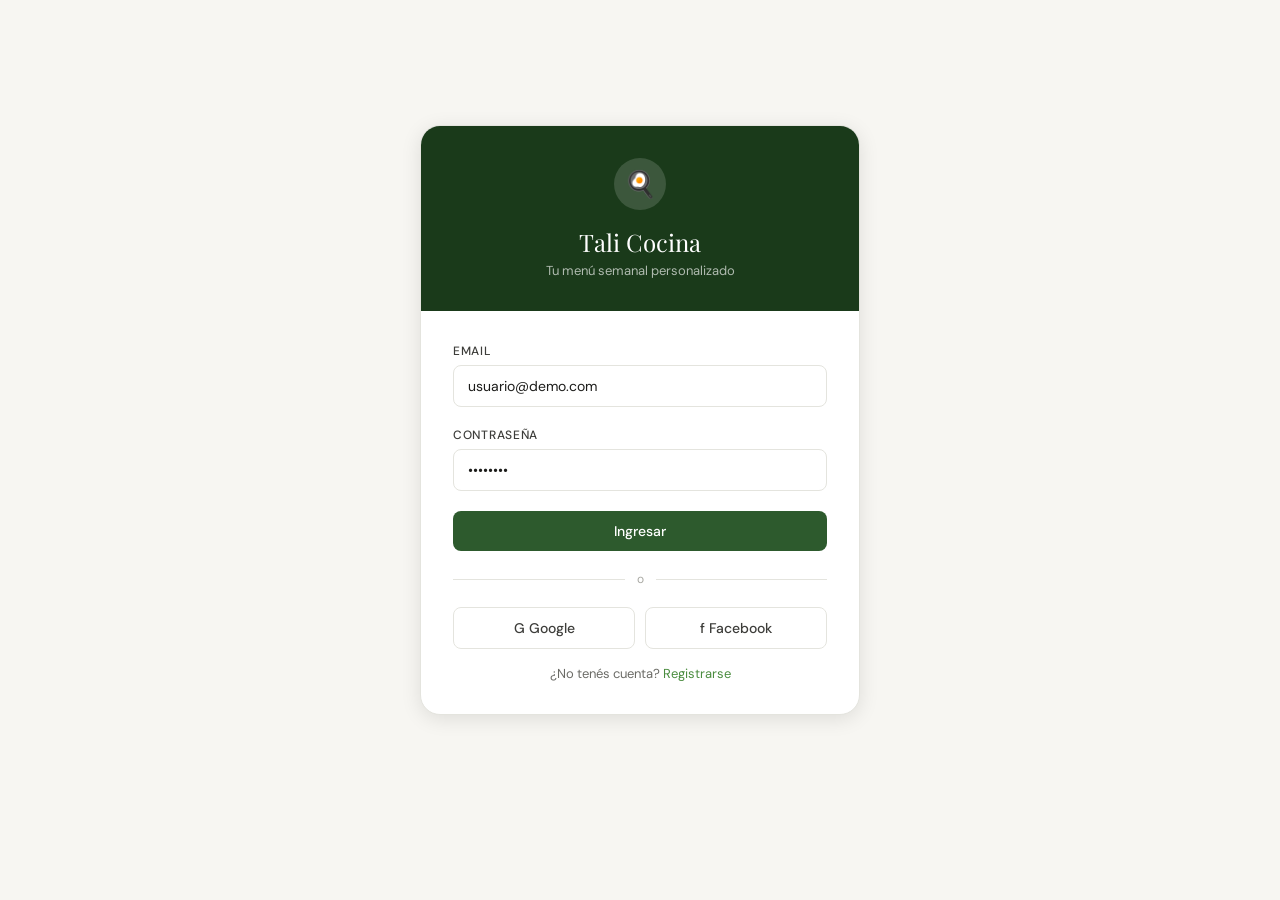
<file: index-usuario.html>
<!DOCTYPE html>
<html lang="es">
<head>
<meta charset="UTF-8">
<meta name="viewport" content="width=device-width, initial-scale=1.0">
<title>Tali Cocina · App</title>
<link href="https://fonts.googleapis.com/css2?family=Playfair+Display:ital,wght@0,400;0,700;1,400&family=DM+Sans:wght@300;400;500&display=swap" rel="stylesheet">
<style>
*{box-sizing:border-box;margin:0;padding:0}
:root{
  --g1:#1a3a1a;--g2:#2d5a2d;--g3:#4a8c3f;--g4:#7ec870;--g5:#d4edcc;--g6:#f0f9ec;
  --ink:#1c1c1a;--ink2:#3d3d3a;--ink3:#6b6b66;--ink4:#a8a8a2;
  --line:#e4e4de;--bg:#f7f6f2;--white:#fff;
  --amber:#c47d0e;--amber2:#fef3dc;
  --blue:#1565c0;--blue2:#e3f2fd;
  --red:#c62828;--red2:#ffebee;
  --r:14px;--rs:8px;--rx:5px;
  --sh:0 1px 8px rgba(0,0,0,.06);--sh2:0 4px 20px rgba(0,0,0,.1);
}
body{font-family:'DM Sans',sans-serif;background:var(--bg);color:var(--ink);min-height:100vh;font-size:15px}
h1,h2,h3,.serif{font-family:'Playfair Display',serif}
a{color:var(--g3);text-decoration:none}
a:hover{text-decoration:underline}

/* ── LAYOUT ── */
.page{max-width:960px;margin:0 auto;padding:2rem 1.5rem 4rem}
.page-narrow{max-width:520px;margin:0 auto;padding:2rem 1.5rem 4rem}

/* ── TOP NAV ── */
.topnav{background:var(--g1);position:sticky;top:0;z-index:50}
.topnav-inner{max-width:960px;margin:0 auto;padding:.75rem 1.5rem;display:flex;align-items:center;justify-content:space-between}
.nav-brand{display:flex;align-items:center;gap:10px}
.nav-brand-icon{width:36px;height:36px;border-radius:50%;background:var(--white);display:flex;align-items:center;justify-content:center;font-size:18px}
.nav-brand-name{font-family:'Playfair Display',serif;color:var(--white);font-size:18px;font-weight:700}
.nav-brand-sub{font-size:11px;color:rgba(255,255,255,.6)}
.nav-links{display:flex;align-items:center;gap:6px}
.nav-link{font-size:13px;color:rgba(255,255,255,.75);padding:5px 12px;border-radius:20px;cursor:pointer;transition:all .15s;border:1px solid transparent}
.nav-link:hover{color:white;background:rgba(255,255,255,.1)}
.nav-link.active{color:white;background:rgba(255,255,255,.15);border-color:rgba(255,255,255,.2)}
.nav-user{display:flex;align-items:center;gap:8px}
.nav-avatar{width:32px;height:32px;border-radius:50%;background:var(--g4);display:flex;align-items:center;justify-content:center;font-size:13px;font-weight:500;color:var(--g1);cursor:pointer}
.nav-plan-badge{font-size:11px;background:var(--g4);color:var(--g1);padding:3px 8px;border-radius:12px;font-weight:500}

/* ── SCREENS ── */
.screen{display:none}
.screen.on{display:block;animation:fadeUp .25s ease}
@keyframes fadeUp{from{opacity:0;transform:translateY(8px)}to{opacity:1;transform:translateY(0)}}

/* ── CARDS ── */
.card{background:var(--white);border-radius:var(--r);border:1px solid var(--line);padding:1.5rem;margin-bottom:1rem}
.card-sm{background:var(--white);border-radius:var(--rs);border:1px solid var(--line);padding:1rem;margin-bottom:.75rem}

/* ── FORMS ── */
.form-group{margin-bottom:1.25rem}
.form-label{font-size:12px;font-weight:500;color:var(--ink2);text-transform:uppercase;letter-spacing:.06em;margin-bottom:6px;display:block}
.form-input{width:100%;padding:11px 14px;border:1.5px solid var(--line);border-radius:var(--rs);font-size:14px;font-family:'DM Sans',sans-serif;color:var(--ink);background:var(--white);transition:border-color .15s;outline:none}
.form-input:focus{border-color:var(--g3)}
.form-input::placeholder{color:var(--ink4)}
.form-input.error{border-color:var(--red)}
.form-hint{font-size:12px;color:var(--ink3);margin-top:4px}
.form-error{font-size:12px;color:var(--red);margin-top:4px;display:none}
.form-error.show{display:block}
.form-row{display:grid;grid-template-columns:1fr 1fr;gap:12px}

/* ── BUTTONS ── */
.btn{display:inline-flex;align-items:center;justify-content:center;gap:8px;padding:11px 24px;border-radius:var(--rs);font-size:14px;font-weight:500;font-family:'DM Sans',sans-serif;cursor:pointer;transition:all .15s;border:none}
.btn-primary{background:var(--g2);color:var(--white)}
.btn-primary:hover{background:var(--g1)}
.btn-primary:disabled{background:var(--ink4);cursor:not-allowed}
.btn-outline{background:transparent;color:var(--ink2);border:1.5px solid var(--line)}
.btn-outline:hover{background:var(--bg);border-color:var(--ink4)}
.btn-full{width:100%}
.btn-danger{background:var(--red);color:white}
.btn-sm{padding:7px 14px;font-size:13px}

/* ── DIVIDER ── */
.divider{height:1px;background:var(--line);margin:1.5rem 0}
.divider-text{display:flex;align-items:center;gap:12px;margin:1.25rem 0}
.divider-text::before,.divider-text::after{content:'';flex:1;height:1px;background:var(--line)}
.divider-text span{font-size:12px;color:var(--ink4)}

/* ── BADGES / CHIPS ── */
.badge{display:inline-block;font-size:11px;padding:3px 8px;border-radius:12px;font-weight:500}
.badge-green{background:var(--g5);color:var(--g2)}
.badge-amber{background:var(--amber2);color:var(--amber)}
.badge-blue{background:var(--blue2);color:var(--blue)}
.badge-red{background:var(--red2);color:var(--red)}
.chip{display:inline-flex;align-items:center;padding:5px 12px;border-radius:20px;font-size:13px;border:1.5px solid var(--line);cursor:pointer;color:var(--ink2);transition:all .15s}
.chip.on{background:var(--g5);color:var(--g2);border-color:var(--g4)}
.chip.red.on{background:var(--red2);color:var(--red);border-color:#ef9a9a}

/* ── AUTH SCREENS ── */
.auth-wrap{min-height:calc(100vh - 60px);display:flex;align-items:center;justify-content:center;padding:2rem}
.auth-card{width:100%;max-width:440px;background:var(--white);border-radius:20px;border:1px solid var(--line);overflow:hidden;box-shadow:var(--sh2)}
.auth-hero{background:var(--g1);padding:2rem;text-align:center}
.auth-logo{width:52px;height:52px;border-radius:50%;background:rgba(255,255,255,.15);margin:0 auto 1rem;display:flex;align-items:center;justify-content:center;font-size:26px}
.auth-title{font-family:'Playfair Display',serif;font-size:24px;color:white;margin-bottom:4px}
.auth-sub{font-size:13px;color:rgba(255,255,255,.65)}
.auth-body{padding:2rem}
.auth-footer{text-align:center;margin-top:1rem;font-size:13px;color:var(--ink3)}

/* ── STEP INDICATOR ── */
.steps{display:flex;justify-content:center;gap:8px;margin-bottom:1.5rem}
.step-dot{width:8px;height:8px;border-radius:50%;background:var(--line);transition:all .3s}
.step-dot.on{background:var(--g3);width:24px;border-radius:4px}
.step-dot.done{background:var(--g4)}

/* ── CREDIT CARD VISUAL ── */
.cc-visual{background:linear-gradient(135deg,#1a3a1a 0%,#2d5a2d 60%,#4a8c3f 100%);border-radius:16px;padding:1.5rem;color:white;margin-bottom:1.5rem;position:relative;overflow:hidden;aspect-ratio:1.586}
.cc-visual::before{content:'';position:absolute;top:-40px;right:-40px;width:160px;height:160px;border-radius:50%;background:rgba(255,255,255,.05)}
.cc-visual::after{content:'';position:absolute;bottom:-60px;left:-20px;width:200px;height:200px;border-radius:50%;background:rgba(255,255,255,.04)}
.cc-chip{width:36px;height:26px;border-radius:4px;background:rgba(255,215,0,.7);margin-bottom:1.25rem;position:relative;z-index:1}
.cc-number{font-size:17px;letter-spacing:.18em;font-weight:300;margin-bottom:1rem;position:relative;z-index:1;font-family:'DM Sans',monospace}
.cc-bottom{display:flex;justify-content:space-between;align-items:flex-end;position:relative;z-index:1}
.cc-label{font-size:9px;opacity:.65;text-transform:uppercase;letter-spacing:.1em;margin-bottom:3px}
.cc-value{font-size:13px;font-weight:400}
.cc-brand{font-size:22px;opacity:.9}

/* ── PLAN CARDS ── */
.plan-grid{display:grid;grid-template-columns:1fr 1fr;gap:12px;margin-bottom:1.25rem}
.plan-card{border:1.5px solid var(--line);border-radius:var(--r);padding:1.25rem;cursor:pointer;transition:all .2s;position:relative}
.plan-card:hover{border-color:var(--g4)}
.plan-card.selected{border-color:var(--g3);background:var(--g6)}
.plan-card.selected::after{content:'✓';position:absolute;top:10px;right:12px;width:20px;height:20px;border-radius:50%;background:var(--g3);color:white;font-size:11px;display:flex;align-items:center;justify-content:center;font-weight:700}
.plan-popular{font-size:11px;background:var(--g3);color:white;padding:2px 8px;border-radius:10px;display:inline-block;margin-bottom:.5rem;font-weight:500}
.plan-name{font-size:15px;font-weight:500;color:var(--ink);margin-bottom:.25rem}
.plan-price{font-family:'Playfair Display',serif;font-size:28px;font-weight:700;color:var(--g2);line-height:1}
.plan-per{font-size:12px;color:var(--ink3)}
.plan-features{margin-top:.75rem;display:flex;flex-direction:column;gap:5px}
.plan-feat{font-size:12px;color:var(--ink2);display:flex;align-items:center;gap:6px}
.plan-feat::before{content:'';width:6px;height:6px;border-radius:50%;background:var(--g3);flex-shrink:0}
.mp-strip{background:var(--bg);border-radius:var(--rs);padding:.75rem;display:flex;align-items:center;justify-content:center;gap:8px;border:1px solid var(--line)}
.mp-logo{font-size:14px;font-weight:700;color:#00b1ea;letter-spacing:-.3px}

/* ── WEEK PLANNER ── */
.week-header{display:flex;align-items:center;justify-content:space-between;margin-bottom:1rem}
.week-title{font-family:'Playfair Display',serif;font-size:24px;font-weight:700}
.week-stats{display:flex;gap:8px}
.stat-pill{background:var(--white);border:1px solid var(--line);border-radius:20px;padding:5px 14px;font-size:13px;color:var(--ink2)}
.stat-pill strong{color:var(--g2);font-weight:500}

.cal-toggle-row{display:flex;align-items:center;gap:10px;margin-bottom:1rem}
.toggle{position:relative;width:40px;height:22px;cursor:pointer}
.toggle input{opacity:0;width:0;height:0;position:absolute}
.toggle-track{position:absolute;inset:0;background:var(--line);border-radius:22px;transition:.2s}
.toggle-thumb{position:absolute;height:16px;width:16px;left:3px;top:3px;background:white;border-radius:50%;transition:.2s;box-shadow:0 1px 3px rgba(0,0,0,.2)}
.toggle input:checked~.toggle-track{background:var(--g3)}
.toggle input:checked~.toggle-thumb{transform:translateX(18px)}

.day-block{background:var(--white);border-radius:var(--r);border:1px solid var(--line);overflow:hidden;margin-bottom:.75rem;transition:box-shadow .15s}
.day-block:hover{box-shadow:var(--sh)}
.day-head{background:var(--g6);padding:.6rem 1.25rem;display:flex;align-items:center;justify-content:space-between;border-bottom:1px solid var(--g5)}
.day-name{font-size:14px;font-weight:500;color:var(--g1)}
.day-kcal{font-size:12px;color:var(--g3);font-weight:500}
.meal-row{display:flex;align-items:center;padding:.75rem 1.25rem;gap:12px;border-bottom:1px solid var(--line);cursor:pointer;transition:background .12s}
.meal-row:last-child{border-bottom:none}
.meal-row:hover{background:var(--bg)}
.meal-type{font-size:11px;font-weight:500;color:var(--ink4);width:72px;flex-shrink:0;text-transform:uppercase;letter-spacing:.04em}
.meal-thumb{width:44px;height:44px;border-radius:10px;object-fit:cover;background:var(--g5);flex-shrink:0}
.meal-ph{width:44px;height:44px;border-radius:10px;background:var(--g5);display:flex;align-items:center;justify-content:center;font-size:20px;flex-shrink:0}
.meal-info{flex:1;min-width:0}
.meal-name{font-size:14px;font-weight:500;color:var(--ink);white-space:nowrap;overflow:hidden;text-overflow:ellipsis}
.meal-kcal-txt{font-size:12px;color:var(--ink3);margin-top:2px}
.meal-empty{font-size:14px;color:var(--ink4);font-style:italic;flex:1}
.meal-actions{display:flex;gap:6px;flex-shrink:0}
.meal-btn{width:30px;height:30px;border-radius:8px;border:none;cursor:pointer;display:flex;align-items:center;justify-content:center;font-size:14px;transition:opacity .15s}
.meal-btn:hover{opacity:.75}
.meal-btn-add{background:var(--g5);color:var(--g2);font-size:20px;border-radius:50%}
.meal-btn-del{background:var(--red2);color:var(--red)}
.meal-btn-eye{background:var(--blue2);color:var(--blue)}

/* ── COMPRAS ── */
.buy-hero{background:var(--g1);border-radius:var(--r);padding:1.5rem 2rem;margin-bottom:1.25rem;display:flex;align-items:center;justify-content:space-between}
.buy-hero-title{font-family:'Playfair Display',serif;font-size:22px;color:white;margin-bottom:4px}
.buy-hero-sub{font-size:13px;color:rgba(255,255,255,.65)}
.buy-count{font-family:'Playfair Display',serif;font-size:52px;font-weight:700;color:rgba(255,255,255,.8);line-height:1}
.ingr-list{background:var(--white);border-radius:var(--r);border:1px solid var(--line);overflow:hidden}
.ingr-cat-header{background:var(--bg);padding:.5rem 1.25rem;font-size:11px;font-weight:500;color:var(--ink3);text-transform:uppercase;letter-spacing:.07em;border-bottom:1px solid var(--line)}
.ingr-item{display:flex;align-items:center;padding:.65rem 1.25rem;gap:12px;border-bottom:1px solid var(--line)}
.ingr-item:last-child{border-bottom:none}
.ingr-chk{width:20px;height:20px;border-radius:6px;border:2px solid var(--line);cursor:pointer;flex-shrink:0;display:flex;align-items:center;justify-content:center;transition:all .15s}
.ingr-chk.done{background:var(--g3);border-color:var(--g3)}
.ingr-chk.done::after{content:'✓';color:white;font-size:11px;font-weight:700}
.ingr-name{font-size:14px;flex:1;color:var(--ink)}
.ingr-name.done{text-decoration:line-through;color:var(--ink4)}
.ingr-qty{font-size:13px;color:var(--ink3);font-weight:500;white-space:nowrap}

/* ── PROMOS ── */
.promo-hero{background:linear-gradient(135deg,#0d2b7a,#1565c0);border-radius:var(--r);padding:1.5rem 2rem;margin-bottom:1.25rem;color:white}
.promo-hero-title{font-family:'Playfair Display',serif;font-size:22px;color:white;margin-bottom:4px}
.promo-hero-sub{font-size:13px;color:rgba(255,255,255,.7)}
.bank-filter-row{display:flex;gap:8px;overflow-x:auto;padding-bottom:4px;margin-bottom:1rem;scrollbar-width:none}
.bank-filter-row::-webkit-scrollbar{display:none}
.bchip{padding:6px 14px;border-radius:20px;font-size:13px;white-space:nowrap;cursor:pointer;border:1.5px solid var(--line);color:var(--ink2);background:var(--white);transition:all .15s;font-weight:500}
.bchip.on{border-color:#1976d2;background:var(--blue2);color:var(--blue)}
.super-card{background:var(--white);border-radius:var(--r);border:1px solid var(--line);overflow:hidden;margin-bottom:.75rem}
.super-head{display:flex;align-items:center;gap:12px;padding:1rem 1.25rem;border-bottom:1px solid var(--line)}
.store-logo{width:44px;height:44px;border-radius:10px;display:flex;align-items:center;justify-content:center;font-size:12px;font-weight:800;color:white;flex-shrink:0}
.store-nm{font-size:15px;font-weight:500;color:var(--ink)}
.store-addr{font-size:12px;color:var(--ink3)}
.promo-item{display:flex;align-items:center;padding:.7rem 1.25rem;gap:10px;border-bottom:1px solid var(--line)}
.promo-item:last-child{border-bottom:none}
.promo-bank{font-size:11px;font-weight:500;background:var(--blue2);color:var(--blue);padding:3px 8px;border-radius:6px;white-space:nowrap;flex-shrink:0}
.promo-txt{font-size:13px;flex:1;color:var(--ink)}
.promo-detail{font-size:12px;color:var(--ink3);margin-top:1px}
.promo-disc{font-size:14px;font-weight:700;color:var(--red);white-space:nowrap;flex-shrink:0}
.promo-days{font-size:11px;color:var(--ink3)}

/* ── PERFIL ── */
.profile-hero{background:var(--g1);border-radius:var(--r);padding:1.5rem 2rem;margin-bottom:1.25rem;display:flex;align-items:center;gap:16px}
.profile-avatar-big{width:64px;height:64px;border-radius:50%;background:var(--g4);display:flex;align-items:center;justify-content:center;font-size:28px;border:3px solid rgba(255,255,255,.2);flex-shrink:0}
.profile-hero-name{font-family:'Playfair Display',serif;font-size:22px;color:white;margin-bottom:4px}
.profile-hero-city{font-size:13px;color:rgba(255,255,255,.7);display:flex;align-items:center;gap:5px}
.profile-pct{margin-top:6px}
.profile-pct-bar{background:rgba(255,255,255,.2);border-radius:4px;height:4px;width:120px}
.profile-pct-fill{background:#7ec870;border-radius:4px;height:4px;transition:width .5s}
.profile-pct-txt{font-size:11px;color:rgba(255,255,255,.6);margin-top:3px}
.subs-status{display:flex;align-items:center;justify-content:space-between;background:var(--bg);border-radius:var(--rs);padding:.75rem 1rem;border:1px solid var(--line);margin-bottom:.75rem}
.subs-status-left{display:flex;align-items:center;gap:8px}
.subs-dot{width:8px;height:8px;border-radius:50%;background:var(--g3);flex-shrink:0;animation:pulse 2s infinite}
@keyframes pulse{0%,100%{opacity:1}50%{opacity:.4}}
.subs-label{font-size:14px;font-weight:500;color:var(--ink)}
.subs-sub{font-size:12px;color:var(--ink3);margin-top:1px}
.chips-row{display:flex;flex-wrap:wrap;gap:8px;margin-top:.5rem}

/* ── MODAL ── */
.modal-overlay{position:fixed;inset:0;background:rgba(0,0,0,.45);z-index:200;display:none;align-items:flex-end;justify-content:center;padding:0}
.modal-overlay.on{display:flex;animation:ovIn .2s}
@keyframes ovIn{from{opacity:0}to{opacity:1}}
.modal-sheet{background:var(--white);border-radius:20px 20px 0 0;width:100%;max-width:600px;max-height:85vh;overflow-y:auto;padding:1.5rem;animation:sheetUp .25s ease}
@keyframes sheetUp{from{transform:translateY(100%)}to{transform:translateY(0)}}
.modal-handle{width:44px;height:4px;background:var(--line);border-radius:2px;margin:0 auto 1.25rem}
.modal-title{font-family:'Playfair Display',serif;font-size:22px;font-weight:700;margin-bottom:1.25rem}
.pick-grid{display:grid;grid-template-columns:repeat(auto-fill,minmax(160px,1fr));gap:10px;margin-bottom:1rem}
.pick-card{border:2px solid var(--line);border-radius:var(--rs);overflow:hidden;cursor:pointer;transition:all .15s}
.pick-card:hover{border-color:var(--g3)}
.pick-card.on{border-color:var(--g2);background:var(--g6)}
.pick-thumb{width:100%;height:90px;object-fit:cover;background:var(--g5)}
.pick-ph{width:100%;height:90px;background:var(--g5);display:flex;align-items:center;justify-content:center;font-size:32px}
.pick-name{font-size:13px;font-weight:500;padding:7px 9px;color:var(--ink);line-height:1.3}
.pick-kcal{font-size:12px;color:var(--ink3);padding:0 9px 7px}

/* Detail modal */
.detail-img{width:100%;height:200px;object-fit:cover;border-radius:var(--rs);margin-bottom:1rem;background:var(--g5);display:block}
.detail-ph{width:100%;height:180px;background:var(--g5);border-radius:var(--rs);display:flex;align-items:center;justify-content:center;font-size:56px;margin-bottom:1rem}
.step-item{display:flex;gap:12px;margin-bottom:1rem}
.step-num{width:28px;height:28px;border-radius:50%;background:var(--g1);color:white;display:flex;align-items:center;justify-content:center;font-size:12px;font-weight:500;flex-shrink:0;margin-top:1px}
.step-txt{font-size:14px;color:var(--ink2);line-height:1.6;flex:1}
.yt-btn{display:flex;align-items:center;justify-content:center;gap:8px;background:#ff0000;color:white;border-radius:var(--rs);padding:10px 20px;font-size:14px;font-weight:500;text-decoration:none;margin-bottom:1rem;cursor:pointer}

/* ── TOAST ── */
.toast{position:fixed;bottom:24px;left:50%;transform:translateX(-50%) translateY(10px);background:var(--ink);color:white;padding:12px 24px;border-radius:24px;font-size:13px;font-weight:500;z-index:999;opacity:0;pointer-events:none;transition:all .3s;white-space:nowrap}
.toast.on{opacity:1;transform:translateX(-50%) translateY(0)}

/* ── EMPTY STATE ── */
.empty{text-align:center;padding:3rem 1rem}
.empty-icon{font-size:52px;margin-bottom:.75rem}
.empty-txt{font-size:16px;color:var(--ink3);line-height:1.6}

/* ── SECTION HEADER ── */
.sec-header{display:flex;align-items:center;justify-content:space-between;margin-bottom:1.25rem}
.sec-title{font-family:'Playfair Display',serif;font-size:22px;font-weight:700}
.sec-sub{font-size:13px;color:var(--ink3);margin-top:2px}

/* LOADING SPINNER */
.spinner{width:20px;height:20px;border:2px solid rgba(255,255,255,.3);border-top-color:white;border-radius:50%;animation:spin .7s linear infinite;display:inline-block}
@keyframes spin{to{transform:rotate(360deg)}}

/* ── WHATSAPP NOTIF PREVIEW ── */
.wa-phone{background:#e5ddd5;border-radius:16px;overflow:hidden;max-width:340px;margin:0 auto}
.wa-header{background:#075e54;padding:.75rem 1rem;display:flex;align-items:center;gap:10px}
.wa-avatar{width:36px;height:36px;border-radius:50%;background:#25d366;display:flex;align-items:center;justify-content:center;font-size:16px}
.wa-name{font-size:14px;font-weight:500;color:white}
.wa-status{font-size:11px;color:rgba(255,255,255,.7)}
.wa-body{padding:1rem}
.wa-bubble{background:white;border-radius:0 12px 12px 12px;padding:.75rem 1rem;font-size:13px;line-height:1.6;color:#111;max-width:280px;box-shadow:0 1px 2px rgba(0,0,0,.1)}
.wa-bubble strong{color:#075e54}
.wa-time{font-size:10px;color:#999;text-align:right;margin-top:4px}
.wa-tick{font-size:11px;color:#34b7f1}

/* ══════════════════════════════════════
   RESPONSIVE — TABLET (≤768px)
══════════════════════════════════════ */
@media(max-width:768px){
  .page{padding:1.25rem 1rem 5rem}
  .topnav-inner{padding:.6rem 1rem;gap:8px}
  .nav-brand-sub{display:none}
  .nav-plan-badge{display:none}
  .nav-links{gap:2px}
  .nav-link{font-size:12px;padding:5px 9px}

  /* Auth */
  .auth-wrap{padding:1rem;align-items:flex-start;padding-top:1.5rem}
  .auth-card{border-radius:16px}
  .auth-hero{padding:1.5rem 1.5rem 1rem}
  .auth-title{font-size:20px}
  .auth-body{padding:1.25rem}

  /* Plan cards — stack on tablet */
  .plan-grid{grid-template-columns:1fr}

  /* Week */
  .week-header{flex-direction:column;align-items:flex-start;gap:.5rem}
  .week-stats{flex-wrap:wrap;gap:6px}
  .meal-row{padding:.6rem 1rem;gap:8px}
  .meal-type{width:58px;font-size:10px}
  .meal-thumb,.meal-ph{width:38px;height:38px}
  .meal-name{font-size:13px}

  /* Compras */
  .buy-hero{padding:1.1rem 1.25rem}
  .buy-hero-title{font-size:18px}
  .buy-count{font-size:42px}

  /* Promos */
  .promo-hero{padding:1.1rem 1.25rem}
  .promo-hero-title{font-size:18px}
  .promo-item{flex-wrap:wrap;gap:6px}

  /* Perfil */
  .profile-hero{padding:1.1rem 1.25rem;gap:12px}
  .profile-avatar-big{width:52px;height:52px;font-size:22px}
  .profile-hero-name{font-size:18px}

  /* Modal */
  .pick-grid{grid-template-columns:1fr 1fr}
}

/* ══════════════════════════════════════
   RESPONSIVE — MOBILE (≤480px)
══════════════════════════════════════ */
@media(max-width:480px){
  body{font-size:14px}
  .page{padding:1rem .875rem 5rem}

  /* Nav — icono + avatar solo, links abajo */
  .topnav-inner{flex-wrap:wrap;padding:.6rem .875rem;gap:0}
  .nav-brand{flex:1}
  .nav-brand-name{font-size:16px}
  .nav-links{order:3;width:100%;justify-content:space-around;background:rgba(0,0,0,.15);margin:.4rem -.875rem 0;padding:.4rem .875rem;border-top:1px solid rgba(255,255,255,.08)}
  .nav-link{font-size:11px;padding:4px 8px;border-radius:14px}
  .nav-user{gap:6px}

  /* Auth */
  .auth-wrap{padding:.75rem;padding-top:1rem}
  .auth-card{border-radius:12px}
  .auth-hero{padding:1.25rem 1rem .75rem}
  .auth-logo{width:44px;height:44px;font-size:22px}
  .auth-title{font-size:18px}
  .auth-body{padding:1rem}
  .form-row{grid-template-columns:1fr}
  .form-group{margin-bottom:1rem}

  /* CC card */
  .cc-visual{padding:1.25rem}
  .cc-number{font-size:15px;letter-spacing:.12em}
  .cc-value{font-size:12px}

  /* Steps */
  .steps{gap:6px}

  /* Plan */
  .plan-grid{grid-template-columns:1fr}
  .plan-price{font-size:24px}

  /* Week */
  .week-header{gap:.35rem}
  .week-title{font-size:20px}
  .stat-pill{font-size:12px;padding:4px 10px}
  .day-head{padding:.5rem .875rem}
  .day-name{font-size:13px}
  .meal-row{padding:.55rem .875rem;gap:7px}
  .meal-type{width:52px;font-size:10px}
  .meal-thumb,.meal-ph{width:34px;height:34px;border-radius:7px;font-size:16px}
  .meal-name{font-size:12px}
  .meal-btn{width:26px;height:26px;font-size:12px}

  /* Compras */
  .buy-hero{border-radius:var(--rs);padding:1rem}
  .buy-hero-title{font-size:16px}
  .buy-count{font-size:36px}
  .ingr-item{padding:.55rem .875rem;gap:8px}
  .ingr-name{font-size:13px}
  .ingr-qty{font-size:12px}

  /* Promos */
  .promo-hero{border-radius:var(--rs);padding:1rem}
  .promo-hero-title{font-size:16px}
  .bank-filter-row{gap:6px}
  .bchip{font-size:12px;padding:5px 10px}
  .super-head{padding:.75rem .875rem;gap:8px}
  .store-logo{width:36px;height:36px;font-size:10px}
  .promo-item{padding:.55rem .875rem;flex-wrap:wrap;gap:5px}
  .promo-txt{font-size:12px}

  /* Perfil */
  .profile-hero{border-radius:var(--rs);padding:1rem;gap:10px}
  .profile-avatar-big{width:46px;height:46px;font-size:20px}
  .profile-hero-name{font-size:16px}
  .profile-hero-city{font-size:11px}
  .card{padding:1rem .875rem}
  .subs-status{padding:.65rem .875rem}
  .chips-row{gap:6px}
  .chip{font-size:12px;padding:4px 10px}

  /* Modal sheet */
  .modal-sheet{padding:1.25rem .875rem 1.5rem}
  .modal-title{font-size:19px}
  .pick-grid{grid-template-columns:1fr 1fr;gap:7px}
  .pick-thumb,.pick-ph{height:75px}
  .pick-name{font-size:12px;padding:5px 7px}

  /* Detail */
  .detail-img,.detail-ph{height:160px}
  .step-item{gap:10px}
  .step-num{width:24px;height:24px;font-size:11px}
  .step-txt{font-size:13px}

  /* Toast — full width on mobile */
  .toast{left:1rem;right:1rem;transform:translateY(10px);text-align:center;white-space:normal}
  .toast.on{transform:translateY(0)}

  /* WA */
  .wa-phone{border-radius:12px}
  .wa-bubble{font-size:12px}
}

/* ══════════════════════════════════════
   RESPONSIVE — DESKTOP WIDE (≥1200px)
══════════════════════════════════════ */
@media(min-width:1200px){
  .page{max-width:1100px}
  .week-body-inner{display:grid;grid-template-columns:1fr 1fr;gap:.75rem}
  .day-block{margin-bottom:0}
}
</style>
</head>
<body>

<!-- TOP NAV -->
<nav class="topnav" id="topnav" style="display:none">
  <div class="topnav-inner">
    <div class="nav-brand">
      <div class="nav-brand-icon">🍳</div>
      <div>
        <div class="nav-brand-name">Tali Cocina</div>
        <div class="nav-brand-sub">@talicocina</div>
      </div>
    </div>
    <div class="nav-links" id="nav-links">
      <div class="nav-link active" onclick="showScreen('semana',this)">Semana</div>
      <div class="nav-link" onclick="showScreen('compras',this)">Compras</div>
      <div class="nav-link" onclick="showScreen('promos',this)">Promos</div>
      <div class="nav-link" onclick="showScreen('perfil',this)">Perfil</div>
    </div>
    <div class="nav-user">
      <span class="nav-plan-badge" id="nav-plan-badge">Mensual</span>
      <div class="nav-avatar" id="nav-avatar" onclick="showScreen('perfil')">TC</div>
    </div>
  </div>
</nav>

<!-- ══ SCREEN: LOGIN ══ -->
<div class="screen on" id="screen-login">
  <div class="auth-wrap">
    <div class="auth-card">
      <div class="auth-hero">
        <div class="auth-logo">🍳</div>
        <div class="auth-title">Tali Cocina</div>
        <div class="auth-sub">Tu menú semanal personalizado</div>
      </div>
      <div class="auth-body">
        <div class="form-group">
          <label class="form-label">Email</label>
          <input class="form-input" id="login-email" type="email" placeholder="tu@email.com" value="usuario@demo.com">
        </div>
        <div class="form-group">
          <label class="form-label">Contraseña</label>
          <input class="form-input" id="login-pass" type="password" placeholder="••••••••" value="demo1234">
          <div class="form-error" id="login-error">Email o contraseña incorrectos.</div>
        </div>
        <button class="btn btn-primary btn-full" onclick="doLogin()" id="login-btn">Ingresar</button>
        <div class="divider-text"><span>o</span></div>
        <div style="display:grid;grid-template-columns:1fr 1fr;gap:10px;margin-bottom:1rem">
          <button class="btn btn-outline" onclick="doLogin()">G Google</button>
          <button class="btn btn-outline" onclick="doLogin()">f Facebook</button>
        </div>
        <div class="auth-footer">¿No tenés cuenta? <a href="#" onclick="showScreen('register')">Registrarse</a></div>
      </div>
    </div>
  </div>
</div>

<!-- ══ SCREEN: REGISTER ══ -->
<div class="screen" id="screen-register">
  <div class="auth-wrap">
    <div class="auth-card">
      <div class="auth-hero">
        <div class="auth-logo">🍳</div>
        <div class="auth-title">Crear cuenta</div>
        <div class="auth-sub">Comenzá tu semana con las mejores recetas</div>
      </div>
      <div class="auth-body">
        <div class="steps" id="reg-steps">
          <div class="step-dot on"></div>
          <div class="step-dot"></div>
          <div class="step-dot"></div>
        </div>

        <!-- Step 1: Datos personales -->
        <div id="reg-step-1">
          <div class="form-row">
            <div class="form-group">
              <label class="form-label">Nombre</label>
              <input class="form-input" id="reg-name" placeholder="Tu nombre">
            </div>
            <div class="form-group">
              <label class="form-label">Apellido</label>
              <input class="form-input" id="reg-apellido" placeholder="Tu apellido">
            </div>
          </div>
          <div class="form-group">
            <label class="form-label">Email</label>
            <input class="form-input" id="reg-email" type="email" placeholder="tu@email.com">
          </div>
          <div class="form-group">
            <label class="form-label">Contraseña</label>
            <input class="form-input" id="reg-pass" type="password" placeholder="Mínimo 8 caracteres">
          </div>
          <div class="form-group">
            <label class="form-label">WhatsApp</label>
            <input class="form-input" id="reg-wapp" type="tel" placeholder="+54 9 223 000-0000">
            <div class="form-hint">Para recibir las recetas semanales</div>
          </div>
          <div class="form-group">
            <label class="form-label">Ciudad</label>
            <input class="form-input" id="reg-city" placeholder="Ej: Mar del Plata">
          </div>
          <button class="btn btn-primary btn-full" onclick="regStep(2)">Continuar →</button>
        </div>

        <!-- Step 2: Plan -->
        <div id="reg-step-2" style="display:none">
          <p style="font-size:14px;color:var(--ink2);margin-bottom:1rem;line-height:1.6">Elegí el plan que más te conviene. Podés cancelar cuando quieras.</p>
          <div class="plan-grid">
            <div class="plan-card selected" id="plan-mensual" onclick="selectPlan('mensual')">
              <div class="plan-popular">+ popular</div>
              <div class="plan-name">Mensual</div>
              <div class="plan-price">$1.990</div>
              <div class="plan-per">por mes</div>
              <div class="plan-features">
                <div class="plan-feat">Todas las recetas</div>
                <div class="plan-feat">Menú personalizado</div>
                <div class="plan-feat">Lista de compras</div>
                <div class="plan-feat">Promos bancarias</div>
              </div>
            </div>
            <div class="plan-card" id="plan-anual" onclick="selectPlan('anual')">
              <div class="plan-name">Anual</div>
              <div class="plan-price">$16.900</div>
              <div class="plan-per">por año · 2 meses gratis</div>
              <div class="plan-features">
                <div class="plan-feat">Todo lo del mensual</div>
                <div class="plan-feat">2 meses gratis</div>
                <div class="plan-feat">Prioridad en soporte</div>
              </div>
            </div>
          </div>
          <div class="mp-strip">
            <span style="font-size:13px;color:var(--ink3)">Pagos seguros con</span>
            <span class="mp-logo">MercadoPago</span>
          </div>
          <div style="display:grid;grid-template-columns:1fr 1fr;gap:10px;margin-top:1rem">
            <button class="btn btn-outline" onclick="regStep(1)">← Atrás</button>
            <button class="btn btn-primary" onclick="regStep(3)">Continuar →</button>
          </div>
        </div>

        <!-- Step 3: Tarjeta -->
        <div id="reg-step-3" style="display:none">
          <div class="cc-visual" id="cc-visual">
            <div class="cc-chip"></div>
            <div class="cc-number" id="cc-display">•••• •••• •••• ••••</div>
            <div class="cc-bottom">
              <div>
                <div class="cc-label">Titular</div>
                <div class="cc-value" id="cc-name-display">NOMBRE APELLIDO</div>
              </div>
              <div>
                <div class="cc-label">Vence</div>
                <div class="cc-value" id="cc-exp-display">MM/AA</div>
              </div>
              <div class="cc-brand" id="cc-brand">💳</div>
            </div>
          </div>
          <div class="form-group">
            <label class="form-label">Número de tarjeta</label>
            <input class="form-input" id="cc-number" placeholder="0000 0000 0000 0000" maxlength="19" oninput="formatCC(this)" inputmode="numeric">
          </div>
          <div class="form-group">
            <label class="form-label">Nombre en la tarjeta</label>
            <input class="form-input" id="cc-name" placeholder="Como aparece en la tarjeta" oninput="document.getElementById('cc-name-display').textContent=this.value.toUpperCase()||'NOMBRE APELLIDO'">
          </div>
          <div class="form-row">
            <div class="form-group">
              <label class="form-label">Vencimiento</label>
              <input class="form-input" id="cc-exp" placeholder="MM/AA" maxlength="5" oninput="formatExp(this)">
            </div>
            <div class="form-group">
              <label class="form-label">CVV</label>
              <input class="form-input" id="cc-cvv" placeholder="•••" maxlength="4" type="password" inputmode="numeric">
            </div>
          </div>
          <div style="background:var(--g6);border-radius:var(--rx);padding:.75rem 1rem;margin-bottom:1rem;font-size:12px;color:var(--ink3);display:flex;gap:6px">
            <span>🔒</span>
            <span>Tus datos están protegidos. Esta es una simulación — no se cobra nada real.</span>
          </div>
          <div style="display:grid;grid-template-columns:1fr 1fr;gap:10px">
            <button class="btn btn-outline" onclick="regStep(2)">← Atrás</button>
            <button class="btn btn-primary" id="pay-btn" onclick="doPayment()">
              <span id="pay-btn-txt">Confirmar suscripción</span>
            </button>
          </div>
        </div>

        <div class="auth-footer" style="margin-top:.75rem">¿Ya tenés cuenta? <a href="#" onclick="showScreen('login')">Ingresar</a></div>
      </div>
    </div>
  </div>
</div>

<!-- ══ SCREEN: SEMANA ══ -->
<div class="screen" id="screen-semana">
  <div class="page">
    <div class="week-header">
      <div>
        <div class="week-title">Menú de la semana</div>
        <div style="font-size:13px;color:var(--ink3);margin-top:3px" id="week-date-label">Semana del — al —</div>
      </div>
      <div class="week-stats">
        <div class="stat-pill"><strong id="stat-count">0</strong> recetas</div>
        <div class="stat-pill" id="stat-cals-pill" style="display:none"><strong id="stat-cals">0</strong> kcal</div>
      </div>
    </div>
    <label class="cal-toggle-row">
      <label class="toggle">
        <input type="checkbox" id="cal-toggle" onchange="toggleCals(this.checked)">
        <div class="toggle-track"></div>
        <div class="toggle-thumb"></div>
      </label>
      <span style="font-size:13px;color:var(--ink2)">Mostrar calorías</span>
    </label>
    <div id="week-body"></div>
  </div>
</div>

<!-- ══ SCREEN: COMPRAS ══ -->
<div class="screen" id="screen-compras">
  <div class="page">
    <div class="buy-hero">
      <div>
        <div class="buy-hero-title">Lista de compras</div>
        <div class="buy-hero-sub" id="buy-sub-txt">Basada en tu menú semanal</div>
      </div>
      <div class="buy-count" id="buy-count">0</div>
    </div>
    <div id="buy-body"></div>
  </div>
</div>

<!-- ══ SCREEN: PROMOS ══ -->
<div class="screen" id="screen-promos">
  <div class="page">
    <div class="promo-hero">
      <div class="promo-hero-title">🏦 Promociones bancarias</div>
      <div class="promo-hero-sub" id="promo-city-lbl">Cargando tu ubicación…</div>
    </div>
    <div class="bank-filter-row" id="bank-filter"></div>
    <div id="promos-body"></div>
  </div>
</div>

<!-- ══ SCREEN: PERFIL ══ -->
<div class="screen" id="screen-perfil">
  <div class="page" style="max-width:680px">
    <div class="profile-hero">
      <div class="profile-avatar-big" id="profile-avatar">👤</div>
      <div>
        <div class="profile-hero-name" id="profile-hero-name">Tu perfil</div>
        <div class="profile-hero-city" id="profile-hero-city">📍 Sin ciudad</div>
        <div class="profile-pct">
          <div class="profile-pct-bar"><div class="profile-pct-fill" id="pct-fill" style="width:0%"></div></div>
          <div class="profile-pct-txt" id="pct-txt">0% completado</div>
        </div>
      </div>
    </div>

    <!-- Suscripción -->
    <div class="subs-status">
      <div class="subs-status-left">
        <div class="subs-dot"></div>
        <div>
          <div class="subs-label" id="subs-label">Plan Mensual activo</div>
          <div class="subs-sub" id="subs-sub">Próximo vencimiento: —</div>
        </div>
      </div>
      <span class="badge badge-green" id="subs-badge">Activo</span>
    </div>

    <div class="card">
      <div style="font-size:16px;font-weight:500;margin-bottom:1rem;color:var(--ink)">Datos personales</div>
      <div class="form-row">
        <div class="form-group"><label class="form-label">Nombre</label><input class="form-input" id="pf-name" placeholder="Tu nombre" oninput="updateProfileHero()"></div>
        <div class="form-group"><label class="form-label">Apellido</label><input class="form-input" id="pf-apellido" placeholder="Tu apellido"></div>
      </div>
      <div class="form-group"><label class="form-label">Email</label><input class="form-input" id="pf-email" type="email" placeholder="tu@email.com"></div>
      <div class="form-group"><label class="form-label">WhatsApp</label><input class="form-input" id="pf-wapp" type="tel" placeholder="+54 9 223 000-0000"><div class="form-hint">Para recibir las recetas semanales</div></div>
      <div class="form-row">
        <div class="form-group"><label class="form-label">Ciudad</label><input class="form-input" id="pf-city" placeholder="Ej: Mar del Plata" oninput="updateProfileHero()"></div>
        <div class="form-group"><label class="form-label">Personas en el hogar</label>
          <select class="form-input" id="pf-personas">
            <option value="1">1 persona</option><option value="2" selected>2 personas</option>
            <option value="3">3 personas</option><option value="4">4 personas</option><option value="5">5 o más</option>
          </select>
        </div>
      </div>
      <div class="form-group"><label class="form-label">Banco principal</label>
        <select class="form-input" id="pf-banco">
          <option value="">Sin preferencia</option>
          <option>Banco Nación</option><option>Banco Provincia</option><option>Santander</option>
          <option>BBVA</option><option>HSBC</option><option>Galicia</option><option>Macro</option>
          <option>ICBC</option><option>Patagonia</option><option>Naranja X</option>
          <option>Mercado Pago</option><option>MODO</option>
        </select>
      </div>
    </div>

    <div class="card">
      <div style="font-size:16px;font-weight:500;margin-bottom:.75rem;color:var(--ink)">Alergias / Restricciones</div>
      <div class="chips-row" id="alergias-chips">
        <div class="chip red" onclick="togChip(this)">Gluten</div>
        <div class="chip red" onclick="togChip(this)">Lactosa</div>
        <div class="chip red" onclick="togChip(this)">Maní</div>
        <div class="chip red" onclick="togChip(this)">Mariscos</div>
        <div class="chip red" onclick="togChip(this)">Frutos secos</div>
        <div class="chip red" onclick="togChip(this)">Huevo</div>
      </div>
    </div>
    <div class="card">
      <div style="font-size:16px;font-weight:500;margin-bottom:.75rem;color:var(--ink)">Preferencias alimentarias</div>
      <div class="chips-row" id="pref-chips">
        <div class="chip" onclick="togChipSingle(this,'pref-chips')">Omnívoro</div>
        <div class="chip" onclick="togChipSingle(this,'pref-chips')">Vegetariano</div>
        <div class="chip" onclick="togChipSingle(this,'pref-chips')">Vegano</div>
        <div class="chip" onclick="togChipSingle(this,'pref-chips')">Low carb</div>
        <div class="chip" onclick="togChipSingle(this,'pref-chips')">Sin azúcar</div>
        <div class="chip" onclick="togChipSingle(this,'pref-chips')">Alta proteína</div>
      </div>
    </div>
    <button class="btn btn-primary btn-full" onclick="saveProfile()" style="margin-bottom:.75rem">Guardar cambios</button>
    <button class="btn btn-outline btn-full" onclick="doLogout()">Cerrar sesión</button>
  </div>
</div>

<!-- MODALS -->
<div class="modal-overlay" id="mo-pick" onclick="closeMo('mo-pick',event)">
  <div class="modal-sheet" onclick="event.stopPropagation()">
    <div class="modal-handle"></div>
    <div class="modal-title" id="mo-pick-title">Elegir receta</div>
    <div class="pick-grid" id="mo-pick-grid"></div>
    <button class="btn btn-outline btn-full" onclick="closeMo('mo-pick')">Cancelar</button>
  </div>
</div>

<div class="modal-overlay" id="mo-detail" onclick="closeMo('mo-detail',event)">
  <div class="modal-sheet" onclick="event.stopPropagation()">
    <div class="modal-handle"></div>
    <div id="mo-detail-body"></div>
    <button class="btn btn-outline btn-full" onclick="closeMo('mo-detail')">Cerrar</button>
  </div>
</div>

<div class="modal-overlay" id="mo-payment-success" onclick="closeMo('mo-payment-success',event)">
  <div class="modal-sheet" onclick="event.stopPropagation()" style="text-align:center;padding:2rem">
    <div style="font-size:56px;margin-bottom:1rem">🎉</div>
    <div class="modal-title" style="text-align:center">¡Bienvenida a Tali Cocina!</div>
    <p style="font-size:14px;color:var(--ink2);margin-bottom:1.5rem;line-height:1.7">Tu suscripción está activa. Ya podés armar tu menú semanal y recibir las recetas por WhatsApp.</p>
    <div style="margin-bottom:1.5rem" id="wa-preview-success"></div>
    <button class="btn btn-primary btn-full" onclick="closeMo('mo-payment-success');enterApp()">¡Empezar a planificar!</button>
  </div>
</div>

<div class="toast" id="toast"></div>

<script>
// ══════════════════════════════════════════
// DATA
// ══════════════════════════════════════════
const DAYS  = ['Lunes','Martes','Miércoles','Jueves','Viernes','Sábado','Domingo'];
const MEALS = ['Almuerzo','Cena'];
const STORES = {
  coto:{name:'COTO',color:'#e31e24'},toledo:{name:'Toledo',color:'#1a5ca8'},
  disco:{name:'Disco',color:'#e65100'},vital:{name:'Vital',color:'#2e7d2e'},
  changomas:{name:'Changomás',color:'#6a1b9a'},'la-anonima':{name:'La Anónima',color:'#c8960c'},
  carrefour:{name:'Carrefour',color:'#004a97'},dia:{name:'Día%',color:'#cc0000'}
};

let recipes  = JSON.parse(localStorage.getItem('tc_recipes')||'null');
let promos   = JSON.parse(localStorage.getItem('tc_promos') ||'null');
let plan     = JSON.parse(localStorage.getItem('tc_plan')   ||'{}');
let checked  = JSON.parse(localStorage.getItem('tc_chk')    ||'{}');
let profile  = JSON.parse(localStorage.getItem('tc_profile')||'{}');
let currentUser = JSON.parse(localStorage.getItem('tc_user')||'null');
let showCals = false;
let selectedPlan = 'mensual';
let editKey = null;
let bankFilter = '';

if(!recipes) initDemoRecipes();
if(!promos)  initDemoPromos();

function initDemoRecipes(){
  recipes=[
    {id:'r1',name:'Milanesas napolitanas',ytUrl:'',ytId:'',cals:540,porciones:2,
     ingredientes:[{n:'Carne milanesa',c:'500',u:'g'},{n:'Huevos',c:'2',u:'unidades'},{n:'Pan rallado',c:'100',u:'g'},{n:'Tomate',c:'2',u:'unidades'},{n:'Mozzarella',c:'200',u:'g'},{n:'Jamón cocido',c:'100',u:'g'}],
     pasos:['Batir los huevos en un plato hondo.','Pasar la carne por huevo y luego por pan rallado.','Freír en aceite caliente hasta dorar.','Colocar en fuente con tomate, jamón y mozzarella encima.','Gratinar a 200°C por 10 minutos.']},
    {id:'r2',name:'Fideos al tuco casero',ytUrl:'',ytId:'',cals:480,porciones:4,
     ingredientes:[{n:'Fideos',c:'400',u:'g'},{n:'Carne picada',c:'300',u:'g'},{n:'Tomate triturado',c:'400',u:'g'},{n:'Cebolla',c:'1',u:'unidades'},{n:'Ajo',c:'2',u:'dientes'}],
     pasos:['Rehogar cebolla y ajo en aceite.','Agregar carne picada y cocinar 5 min.','Incorporar tomate y cocinar 20 min a fuego bajo.','Hervir fideos según el paquete.','Servir con el tuco.']},
    {id:'r3',name:'Pollo al limón y romero',ytUrl:'',ytId:'',cals:380,porciones:2,
     ingredientes:[{n:'Pollo (muslos)',c:'600',u:'g'},{n:'Limón',c:'1',u:'unidades'},{n:'Ajo',c:'3',u:'dientes'},{n:'Papa',c:'4',u:'unidades'}],
     pasos:['Marinar pollo con limón, ajo y romero 30 min.','Colocar en asadera con papas.','Hornear a 200°C por 45 min.']},
    {id:'r4',name:'Revuelto gramajo',ytUrl:'',ytId:'',cals:360,porciones:2,
     ingredientes:[{n:'Huevos',c:'4',u:'unidades'},{n:'Papas fritas finas',c:'200',u:'g'},{n:'Jamón cocido',c:'150',u:'g'}],
     pasos:['Freír papas en tiritas, reservar.','Saltear jamón en tiras.','Agregar huevos batidos y revolver.','Incorporar papas al final.']},
    {id:'r5',name:'Sopa de verduras',ytUrl:'',ytId:'',cals:180,porciones:4,
     ingredientes:[{n:'Zanahoria',c:'2',u:'unidades'},{n:'Papa',c:'3',u:'unidades'},{n:'Caldo de verdura',c:'1',u:'litro'},{n:'Apio',c:'2',u:'ramas'}],
     pasos:['Cortar todas las verduras en cubos.','Llevar a hervor con el caldo.','Cocinar 25 minutos hasta tiernizar.','Salpimentar y servir.']},
    {id:'r6',name:'Ensalada César',ytUrl:'',ytId:'',cals:280,porciones:2,
     ingredientes:[{n:'Lechuga',c:'1',u:'unidades'},{n:'Pollo cocido',c:'200',u:'g'},{n:'Pan tostado',c:'2',u:'rebanadas'},{n:'Parmesano',c:'50',u:'g'}],
     pasos:['Lavar y cortar la lechuga.','Agregar pollo desmenuzado.','Incorporar crutones y parmesano.','Aliñar con aderezo césar.']},
  ];
  localStorage.setItem('tc_recipes',JSON.stringify(recipes));
}

function initDemoPromos(){
  promos=[
    {id:'p1',super:'coto',banco:'Banco Nación',desc:'25% OFF con débito',disc:25,dias:'Martes',vigencia:'Hasta 31/05'},
    {id:'p2',super:'coto',banco:'BBVA',desc:'15% de reintegro tope $2.000',disc:15,dias:'Todos los días',vigencia:'Hasta 30/05'},
    {id:'p3',super:'toledo',banco:'Santander',desc:'30% OFF en el total de la compra',disc:30,dias:'Jueves',vigencia:'Hasta 15/06'},
    {id:'p4',super:'toledo',banco:'Galicia',desc:'20% OFF en almacén y carnes',disc:20,dias:'Miércoles',vigencia:'Hasta 31/05'},
    {id:'p5',super:'disco',banco:'HSBC',desc:'20% de descuento 2do turno',disc:20,dias:'Lun a Vie',vigencia:'Hasta 31/05'},
    {id:'p6',super:'vital',banco:'Banco Provincia',desc:'25% OFF con débito todos los días',disc:25,dias:'Todos los días',vigencia:'Hasta 30/06'},
    {id:'p7',super:'changomas',banco:'Mercado Pago',desc:'10% de cashback sin tope',disc:10,dias:'Todos los días',vigencia:'Hasta 30/05'},
    {id:'p8',super:'la-anonima',banco:'Macro',desc:'20% OFF con crédito los viernes',disc:20,dias:'Viernes',vigencia:'Hasta 30/05'},
    {id:'p9',super:'carrefour',banco:'MODO',desc:'15% OFF pagando con MODO',disc:15,dias:'Todos los días',vigencia:'Hasta 31/05'},
  ];
  localStorage.setItem('tc_promos',JSON.stringify(promos));
}

// ══════════════════════════════════════════
// AUTH
// ══════════════════════════════════════════
function doLogin(){
  const btn=document.getElementById('login-btn');
  btn.disabled=true; btn.innerHTML='<span class="spinner"></span>';
  setTimeout(()=>{
    const email=document.getElementById('login-email').value;
    const pass=document.getElementById('login-pass').value;
    if(!email||!pass){ showErr('login-error','Completá todos los campos.'); btn.disabled=false; btn.textContent='Ingresar'; return; }
    // Simulate login
    currentUser={name:'María',apellido:'García',email,plan:'mensual',wapp:'+54 9 223 444-5678',city:'Mar del Plata',personas:2,banco:'Santander'};
    localStorage.setItem('tc_user',JSON.stringify(currentUser));
    loadProfileIntoForm();
    enterApp();
    btn.disabled=false; btn.textContent='Ingresar';
  },900);
}

function doLogout(){
  if(!confirm('¿Cerrar sesión?')) return;
  currentUser=null; localStorage.removeItem('tc_user');
  document.getElementById('topnav').style.display='none';
  showScreen('login');
  toast('Sesión cerrada');
}

function showErr(id,msg){ const el=document.getElementById(id); el.textContent=msg; el.classList.add('show'); setTimeout(()=>el.classList.remove('show'),3000); }

function regStep(n){
  [1,2,3].forEach(i=>{
    document.getElementById('reg-step-'+i).style.display=i===n?'block':'none';
  });
  const dots=document.querySelectorAll('#reg-steps .step-dot');
  dots.forEach((d,i)=>{ d.classList.remove('on','done'); if(i<n-1)d.classList.add('done'); else if(i===n-1)d.classList.add('on'); });
}

function selectPlan(p){
  selectedPlan=p;
  document.getElementById('plan-mensual').classList.toggle('selected',p==='mensual');
  document.getElementById('plan-anual').classList.toggle('selected',p==='anual');
}

// CC formatting
function formatCC(el){
  let v=el.value.replace(/\D/g,'').slice(0,16);
  el.value=v.replace(/(.{4})/g,'$1 ').trim();
  const display=v.padEnd(16,'•').replace(/(.{4})/g,'$1 ').trim();
  document.getElementById('cc-display').textContent=display;
  const brand = v.startsWith('4')?'VISA':v.startsWith('5')?'MC':v.startsWith('3')?'AMEX':'💳';
  const brands={VISA:'🔵 VISA',MC:'🔴 MC',AMEX:'🟢 AMEX','💳':'💳'};
  document.getElementById('cc-brand').textContent=brands[brand]||'💳';
}
function formatExp(el){
  let v=el.value.replace(/\D/g,'');
  if(v.length>=2) v=v.slice(0,2)+'/'+v.slice(2,4);
  el.value=v;
  document.getElementById('cc-exp-display').textContent=v||'MM/AA';
}

function doPayment(){
  const num=document.getElementById('cc-number').value.replace(/\s/g,'');
  const name=document.getElementById('cc-name').value.trim();
  const exp=document.getElementById('cc-exp').value;
  const cvv=document.getElementById('cc-cvv').value;
  if(num.length<16||!name||exp.length<5||cvv.length<3){ toast('Completá todos los datos de la tarjeta'); return; }
  const btn=document.getElementById('pay-btn');
  btn.disabled=true; document.getElementById('pay-btn-txt').innerHTML='<span class="spinner"></span> Procesando…';
  setTimeout(()=>{
    btn.disabled=false; document.getElementById('pay-btn-txt').textContent='Confirmar suscripción';
    // Save user
    const regName=document.getElementById('reg-name').value||'Usuario';
    const regEmail=document.getElementById('reg-email').value||'usuario@demo.com';
    const regWapp=document.getElementById('reg-wapp').value||'+54 9 223 000-0000';
    const regCity=document.getElementById('reg-city').value||'Mar del Plata';
    currentUser={name:regName,apellido:document.getElementById('reg-apellido').value||'',email:regEmail,plan:selectedPlan,wapp:regWapp,city:regCity,personas:2,banco:''};
    localStorage.setItem('tc_user',JSON.stringify(currentUser));
    loadProfileIntoForm();
    // Show WA preview
    const waMsg=buildWAMessage(currentUser.name);
    document.getElementById('wa-preview-success').innerHTML=buildWAPreview(waMsg);
    openMo('mo-payment-success');
  },2000);
}

function enterApp(){
  if(currentUser){
    document.getElementById('topnav').style.display='block';
    document.getElementById('nav-avatar').textContent=(currentUser.name||'U').slice(0,2).toUpperCase();
    document.getElementById('nav-plan-badge').textContent=selectedPlan==='anual'||currentUser.plan==='anual'?'Anual':'Mensual';
    updateWeekDateLabel();
    renderWeek();
    renderBankFilter();
    document.getElementById('promo-city-lbl').textContent=`Supermercados en ${currentUser.city||'tu ciudad'} · Esta semana`;
    showScreen('semana');
  }
}

// ══════════════════════════════════════════
// SCREENS
// ══════════════════════════════════════════
function showScreen(name, tabEl){
  document.querySelectorAll('.screen').forEach(s=>s.classList.remove('on'));
  document.querySelectorAll('.nav-link').forEach(l=>l.classList.remove('active'));
  document.getElementById('screen-'+name).classList.add('on');
  if(tabEl) tabEl.classList.add('active');
  if(name==='compras') renderCompras();
  if(name==='promos') renderPromos();
  if(name==='perfil') renderPerfil();
  if(name==='semana') renderWeek();
}

// ══════════════════════════════════════════
// WEEK
// ══════════════════════════════════════════
function updateWeekDateLabel(){
  const now=new Date(); const mon=new Date(now);
  mon.setDate(now.getDate()-now.getDay()+1);
  const sun=new Date(mon); sun.setDate(mon.getDate()+6);
  const fmt=d=>d.toLocaleDateString('es-AR',{day:'numeric',month:'long'});
  document.getElementById('week-date-label').textContent=`Semana del ${fmt(mon)} al ${fmt(sun)}`;
}

function renderWeek(){
  let total=0,cals=0;
  const body=document.getElementById('week-body');
  body.innerHTML=DAYS.map(day=>{
    let dayCal=0;
    const rows=MEALS.map(mt=>{
      const key=`${day}|${mt}`;
      const r=plan[key]?recipes.find(x=>x.id===plan[key]):null;
      if(r){total++;dayCal+=r.cals||0;cals+=r.cals||0;}
      let content;
      if(r){
        const ytOk=r.ytId&&r.ytId.length===11;
        const img=ytOk?`<img class="meal-thumb" src="https://img.youtube.com/vi/${r.ytId}/mqdefault.jpg" loading="lazy" onerror="this.outerHTML='<div class=\\'meal-ph\\'>🍽</div>'">`:`<div class="meal-ph">🍽</div>`;
        content=`${img}<div class="meal-info"><div class="meal-name">${r.name}</div>${showCals&&r.cals?`<div class="meal-kcal-txt">${r.cals} kcal</div>`:''}</div>`;
      } else {
        content=`<div class="meal-empty">Tap para elegir</div>`;
      }
      const actions=r?`<div class="meal-actions"><div class="meal-btn meal-btn-eye" onclick="event.stopPropagation();openDetail('${r.id}')">👁</div><div class="meal-btn meal-btn-del" onclick="event.stopPropagation();delMeal('${key}')">✕</div></div>`:`<div class="meal-btn meal-btn-add" onclick="event.stopPropagation();openPick('${day}','${mt}')">+</div>`;
      return `<div class="meal-row" onclick="openPick('${day}','${mt}')"><div class="meal-type">${mt}</div>${content}${actions}</div>`;
    }).join('');
    return `<div class="day-block"><div class="day-head"><div class="day-name">${day}</div>${showCals&&dayCal?`<div class="day-kcal">${dayCal} kcal</div>`:''}</div>${rows}</div>`;
  }).join('');
  document.getElementById('stat-count').textContent=total;
  document.getElementById('stat-cals').textContent=cals.toLocaleString('es-AR');
  document.getElementById('stat-cals-pill').style.display=showCals?'':'none';
}

function toggleCals(on){showCals=on;renderWeek();}
function delMeal(key){delete plan[key];localStorage.setItem('tc_plan',JSON.stringify(plan));renderWeek();}

// PICK
function openPick(day,meal){
  editKey=`${day}|${meal}`;
  document.getElementById('mo-pick-title').textContent=`${day} · ${meal}`;
  const grid=document.getElementById('mo-pick-grid');
  if(!recipes.length){grid.innerHTML=`<div class="empty"><div class="empty-icon">📝</div><div class="empty-txt">Sin recetas. El admin aún no cargó recetas.</div></div>`;return;}
  grid.innerHTML=recipes.map(r=>{
    const ytOk=r.ytId&&r.ytId.length===11;
    const img=ytOk?`<img class="pick-thumb" src="https://img.youtube.com/vi/${r.ytId}/mqdefault.jpg" loading="lazy" onerror="this.outerHTML='<div class=\\'pick-ph\\'>🍽</div>'">`:`<div class="pick-ph">🍽</div>`;
    return `<div class="pick-card${plan[editKey]===r.id?' on':''}" onclick="pickR('${r.id}')">
      ${img}<div class="pick-name">${r.name}</div>${r.cals?`<div class="pick-kcal">${r.cals} kcal</div>`:''}
    </div>`;
  }).join('');
  openMo('mo-pick');
}
function pickR(id){plan[editKey]=id;localStorage.setItem('tc_plan',JSON.stringify(plan));closeMo('mo-pick');renderWeek();toast('Receta agregada ✓');}

// DETAIL
function openDetail(rid){
  const r=recipes.find(x=>x.id===rid);if(!r) return;
  const pers=parseInt(currentUser?.personas||profile?.personas||2);
  const factor=pers/parseInt(r.porciones||2);
  const ytOk=r.ytId&&r.ytId.length===11;
  const hero=ytOk?`<img class="detail-img" src="https://img.youtube.com/vi/${r.ytId}/hqdefault.jpg" onerror="this.outerHTML='<div class=\\'detail-ph\\'>🍳</div>'">`:`<div class="detail-ph">🍳</div>`;
  const ytBtn=ytOk?`<a class="yt-btn" href="${r.ytUrl}" target="_blank">▶ Ver en YouTube</a>`:'';
  const ingrs=(r.ingredientes||[]).map(i=>{
    let q=(parseFloat(i.c)||0)*factor;
    let d=q%1===0?q.toFixed(0):(q<10?q.toFixed(1):Math.round(q).toString());
    return `<div class="ingr-item" style="padding:.4rem 0"><div class="ingr-chk"></div><div class="ingr-name">${i.n}</div><div class="ingr-qty">${d} ${i.u}</div></div>`;
  }).join('');
  const steps=(r.pasos||[]).map((p,i)=>`<div class="step-item"><div class="step-num">${i+1}</div><div class="step-txt">${p}</div></div>`).join('');
  document.getElementById('mo-detail-body').innerHTML=`
    ${hero}
    <div class="modal-title">${r.name}</div>
    ${ytBtn}
    ${r.cals?`<p style="font-size:13px;color:var(--ink3);margin-bottom:1rem">🔥 ${r.cals} kcal por porción · rinde ${r.porciones||2} porciones</p>`:''}
    ${ingrs?`<div style="font-size:12px;font-weight:500;color:var(--ink3);text-transform:uppercase;letter-spacing:.06em;margin:.75rem 0 .4rem">Ingredientes (para ${pers} persona${pers!==1?'s':''})</div>${ingrs}`:''}
    ${steps?`<div style="font-size:12px;font-weight:500;color:var(--ink3);text-transform:uppercase;letter-spacing:.06em;margin:.75rem 0 .75rem">Preparación</div>${steps}`:''}
  `;
  openMo('mo-detail');
}

// ══════════════════════════════════════════
// COMPRAS
// ══════════════════════════════════════════
function renderCompras(){
  const pers=parseInt(currentUser?.personas||2);
  const all={};
  Object.values(plan).forEach(rid=>{
    const r=recipes.find(x=>x.id===rid);if(!r) return;
    const factor=pers/parseInt(r.porciones||2);
    (r.ingredientes||[]).forEach(i=>{
      const k=`${i.n.toLowerCase()}||${i.u}`;
      if(!all[k]) all[k]={n:i.n,u:i.u,total:0};
      all[k].total+=(parseFloat(i.c)||0)*factor;
    });
  });
  const items=Object.values(all).sort((a,b)=>a.n.localeCompare(b.n));
  document.getElementById('buy-count').textContent=items.length;
  document.getElementById('buy-sub-txt').textContent=items.length?`Para ${pers} persona${pers!==1?'s':''} · ${items.length} ingrediente${items.length!==1?'s':''}`:'Elegí recetas para generar tu lista';
  const body=document.getElementById('buy-body');
  if(!items.length){body.innerHTML=`<div class="empty"><div class="empty-icon">🛒</div><div class="empty-txt">Elegí recetas en tu semana para ver qué necesitás comprar.</div></div>`;return;}
  body.innerHTML=`<div class="ingr-list">`+items.map(i=>{
    const k=i.n.toLowerCase()+'||'+i.u;
    const done=checked[k];
    let q=i.total; let d=q%1===0?q.toFixed(0):(q<10?q.toFixed(1):Math.round(q).toString());
    return `<div class="ingr-item"><div class="ingr-chk${done?' done':''}" onclick="togChk('${k}')"></div><div class="ingr-name${done?' done':''}">${i.n}</div><div class="ingr-qty">${d} ${i.u}</div></div>`;
  }).join('')+`</div>`;
}
function togChk(k){checked[k]=!checked[k];localStorage.setItem('tc_chk',JSON.stringify(checked));renderCompras();}

// ══════════════════════════════════════════
// PROMOS
// ══════════════════════════════════════════
function renderBankFilter(){
  const banks=['Todos',...new Set(promos.map(p=>p.banco))];
  document.getElementById('bank-filter').innerHTML=banks.map((b,i)=>
    `<div class="bchip${(!bankFilter&&i===0)||b===bankFilter?' on':''}" onclick="filterBank('${b==='Todos'?'':b}',this)">${b}</div>`
  ).join('');
}
function filterBank(b,el){bankFilter=b;document.querySelectorAll('.bchip').forEach(c=>c.classList.remove('on'));el.classList.add('on');renderPromos();}

function renderPromos(){
  const filtered=bankFilter?promos.filter(p=>p.banco===bankFilter):promos;
  const byStore={};
  filtered.forEach(p=>{if(!byStore[p.super])byStore[p.super]=[];byStore[p.super].push(p);});
  const body=document.getElementById('promos-body');
  if(!filtered.length){body.innerHTML=`<div class="empty"><div class="empty-icon">🏦</div><div class="empty-txt">No hay promos para el banco seleccionado.</div></div>`;return;}
  body.innerHTML=Object.entries(byStore).map(([sid,ps])=>{
    const s=STORES[sid]||{name:sid,color:'#555'};
    const items=ps.map(p=>`<div class="promo-item">
      <div class="promo-bank">${p.banco}</div>
      <div style="flex:1"><div class="promo-txt">${p.desc}</div>${p.dias?`<div class="promo-days">${p.dias}${p.vigencia?' · '+p.vigencia:''}</div>`:''}</div>
      ${p.disc?`<div class="promo-disc">-${p.disc}%</div>`:''}
    </div>`).join('');
    return `<div class="super-card"><div class="super-head"><div class="store-logo" style="background:${s.color}">${s.name}</div><div><div class="store-nm">${s.name}</div></div></div>${items}</div>`;
  }).join('');
}

// ══════════════════════════════════════════
// PERFIL
// ══════════════════════════════════════════
function loadProfileIntoForm(){
  const u=currentUser||{};
  if(u.name) document.getElementById('pf-name').value=u.name;
  if(u.apellido) document.getElementById('pf-apellido').value=u.apellido;
  if(u.email) document.getElementById('pf-email').value=u.email;
  if(u.wapp) document.getElementById('pf-wapp').value=u.wapp;
  if(u.city) document.getElementById('pf-city').value=u.city;
  if(u.personas) document.getElementById('pf-personas').value=u.personas;
  if(u.banco) document.getElementById('pf-banco').value=u.banco;
  updateProfileHero();
}
function updateProfileHero(){
  const n=document.getElementById('pf-name')?.value.trim()||'';
  const c=document.getElementById('pf-city')?.value.trim()||'';
  document.getElementById('profile-hero-name').textContent=n?`${n} ${document.getElementById('pf-apellido')?.value||''}`.trim():'Tu perfil';
  if(c) document.getElementById('profile-hero-city').textContent='📍 '+c;
  const pct=calcPct();
  document.getElementById('pct-fill').style.width=pct+'%';
  document.getElementById('pct-txt').textContent=`${pct}% completado`;
  document.getElementById('nav-avatar').textContent=(n||'U').slice(0,2).toUpperCase();
}
function calcPct(){
  let d=0,t=5;
  if(document.getElementById('pf-name')?.value.trim()) d++;
  if(document.getElementById('pf-city')?.value.trim()) d++;
  if(document.getElementById('pf-personas')?.value) d++;
  if(document.getElementById('pf-banco')?.value) d++;
  if(document.querySelectorAll('#pref-chips .chip.on').length) d++;
  return Math.round(d/t*100);
}
function renderPerfil(){
  loadProfileIntoForm();
  const plan=currentUser?.plan||'mensual';
  document.getElementById('subs-label').textContent=`Plan ${plan==='anual'?'Anual':'Mensual'} activo`;
  const next=new Date(); next.setMonth(next.getMonth()+(plan==='anual'?12:1));
  document.getElementById('subs-sub').textContent=`Próximo vencimiento: ${next.toLocaleDateString('es-AR',{day:'numeric',month:'long',year:'numeric'})}`;
}
function saveProfile(){
  const updated={...currentUser,name:document.getElementById('pf-name').value,apellido:document.getElementById('pf-apellido').value,email:document.getElementById('pf-email').value,wapp:document.getElementById('pf-wapp').value,city:document.getElementById('pf-city').value,personas:document.getElementById('pf-personas').value,banco:document.getElementById('pf-banco').value};
  currentUser=updated; localStorage.setItem('tc_user',JSON.stringify(updated));
  updateProfileHero(); toast('Perfil guardado ✓');
}
function togChip(el){el.classList.toggle('on');}
function togChipSingle(el,grpId){document.querySelectorAll(`#${grpId} .chip`).forEach(c=>c.classList.remove('on'));el.classList.add('on');}

// ══════════════════════════════════════════
// WHATSAPP SIMULATION
// ══════════════════════════════════════════
function buildWAMessage(name){
  const weekRecipes=Object.values(plan).slice(0,4).map(rid=>recipes.find(x=>x.id===rid)?.name).filter(Boolean);
  const list=weekRecipes.length?weekRecipes.map(r=>`• ${r}`).join('\n'):'• Mirá las recetas disponibles en la app';
  return `¡Hola ${name||''}! 👋\n\n🍳 *Tu menú semanal de Tali Cocina está listo*\n\nEsta semana te recomendamos:\n${list}\n\n📋 Entrá a la app para ver tu lista de compras completa con cantidades.\n\n🏦 ¡No te olvides de revisar las promos bancarias en tu zona!\n\n_Tali Cocina · @talicocina_`;
}
function buildWAPreview(msg){
  const lines=msg.split('\n').map(l=>l.replace(/\*(.*?)\*/g,'<strong>$1</strong>').replace(/_(.*?)_/g,'<em>$1</em>')).join('<br>');
  return `<div class="wa-phone"><div class="wa-header"><div class="wa-avatar">🍳</div><div><div class="wa-name">Tali Cocina</div><div class="wa-status">en línea</div></div></div><div class="wa-body"><div class="wa-bubble">${lines}<div class="wa-time">ahora <span class="wa-tick">✓✓</span></div></div></div></div>`;
}

// ══════════════════════════════════════════
// MODALS / TOAST / UTILS
// ══════════════════════════════════════════
function openMo(id){document.getElementById(id).classList.add('on');}
function closeMo(id,e){if(!e||e.target.id===id)document.getElementById(id).classList.remove('on');}
function toast(msg){const t=document.getElementById('toast');t.textContent=msg;t.classList.add('on');setTimeout(()=>t.classList.remove('on'),2500);}

// ══════════════════════════════════════════
// INIT
// ══════════════════════════════════════════
window.addEventListener('load',()=>{
  if(currentUser){ loadProfileIntoForm(); enterApp(); }
  else showScreen('login');
  // Listen for recipe/promo updates from admin
  window.addEventListener('storage',e=>{
    if(e.key==='tc_recipes'){ recipes=JSON.parse(e.newValue||'[]'); renderWeek(); }
    if(e.key==='tc_promos'){ promos=JSON.parse(e.newValue||'[]'); renderBankFilter(); renderPromos(); }
    if(e.key==='tc_wa_notify'){
      const d=JSON.parse(e.newValue||'{}');
      if(d.trigger&&currentUser){
        const msg=buildWAMessage(currentUser.name);
        toast('📱 Nuevo mensaje de WhatsApp recibido');
        setTimeout(()=>{ alert('📱 SIMULACIÓN WhatsApp:\n\n'+msg.replace(/<[^>]+>/g,'')); },400);
        localStorage.removeItem('tc_wa_notify');
      }
    }
  });
});
</script>
</body>
</html>
</file>
